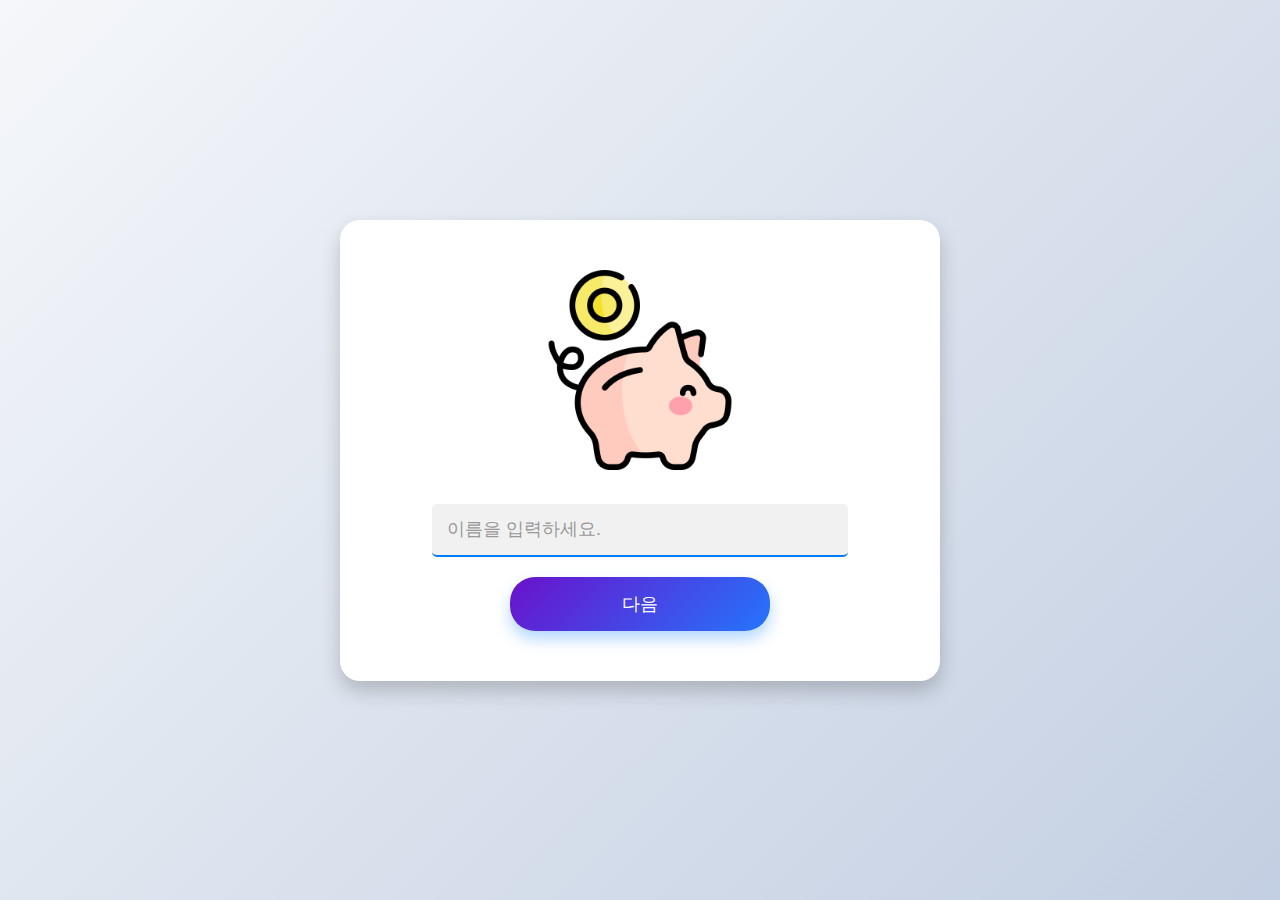
<file: html/index.html>
<!DOCTYPE html>
<html lang="ko">
  <head>
    <meta charset="UTF-8" />
    <meta name="viewport" content="width=device-width, initial-scale=1.0" />
    <title>UI 디자인</title>
    <link rel="stylesheet" href="../css/styles.css" />
  </head>
  <body>
    <div class="container">
      <div class="icon">
        <img src="../pig.png" alt="아이콘" />
      </div>
      <div class="input-container">
        <input type="text" placeholder="이름을 입력하세요." />
        <button id="next-button">다음</button>
      </div>
    </div>
    <script src="../js/index.js"></script>
  </body>
</html>
</file>
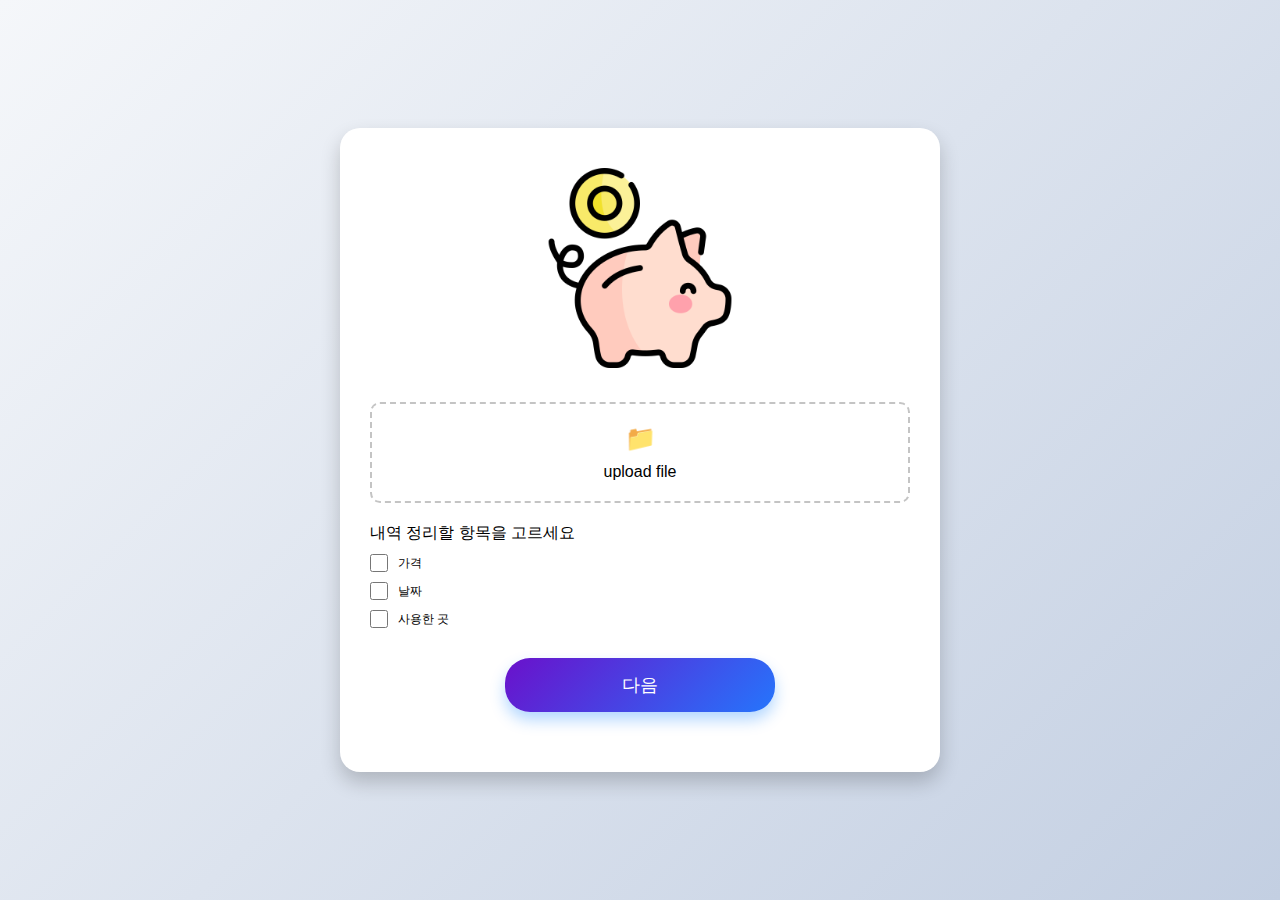
<file: html/page2.html>
<!DOCTYPE html>
<html lang="ko">
  <head>
    <meta charset="UTF-8" />
    <meta name="viewport" content="width=device-width, initial-scale=1.0" />
    <title>UI 디자인</title>
    <link rel="stylesheet" href="../css/page2.css" />
  </head>
  <body>
    <div class="container">
      <div class="icon">
        <img src="../pig.png" alt="아이콘" />
      </div>
      <div class="input-container">
        <input
          type="file"
          id="file-upload"
          class="file-input"
          multiple
          accept="image/*"
        />
        <label for="file-upload" class="file-input-label">
          <div class="upload-box">
            <span class="upload-icon">📁</span>
            <span>upload file</span>
          </div>
        </label>
        <div id="file-list" class="file-list"></div>
      </div>
      <div class="checkbox-container">
        <p>내역 정리할 항목을 고르세요</p>
        <div class="checkbox-group">
          <label class="custom-checkbox">
            <input type="checkbox" class="checkbox-input" />
            <span class="checkbox-label">가격</span>
          </label>
          <label class="custom-checkbox">
            <input type="checkbox" class="checkbox-input" />
            <span class="checkbox-label">날짜</span>
          </label>
          <label class="custom-checkbox">
            <input type="checkbox" class="checkbox-input" />
            <span class="checkbox-label">사용한 곳</span>
          </label>
        </div>
      </div>
      <div class="input-container">
        <button id="next-button">다음</button>
      </div>
    </div>
    <script src="../js/page2.js"></script>
  </body>
</html>
</file>
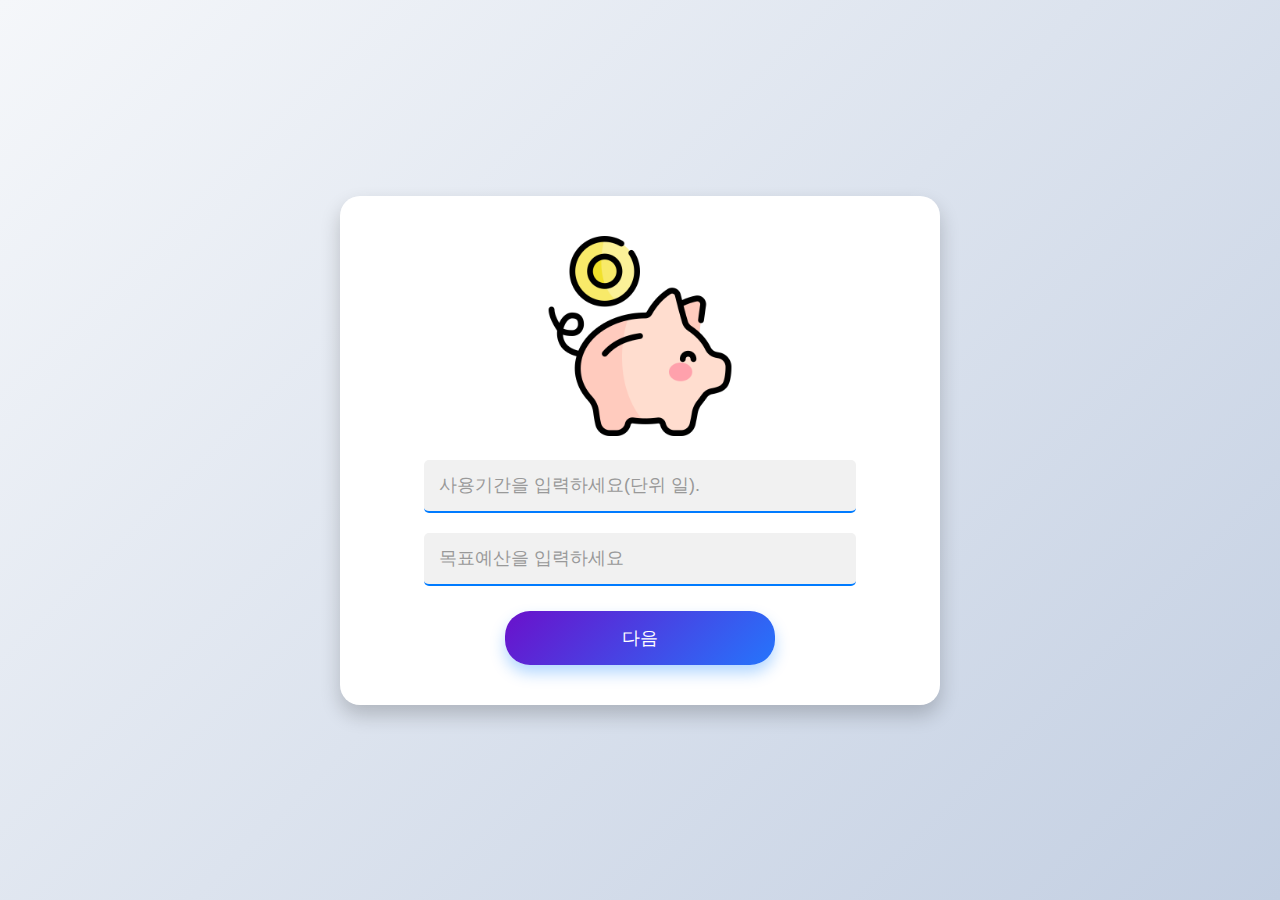
<file: html/page3.html>
<!DOCTYPE html>
<html lang="ko">
  <head>
    <meta charset="UTF-8" />
    <meta name="viewport" content="width=device-width, initial-scale=1.0" />
    <title>UI 디자인</title>
    <link rel="stylesheet" href="../css/page3.css" />
  </head>
  <body>
    <div class="container">
      <div class="icon">
        <img src="../pig.png" alt="아이콘" />
      </div>
      <div class="input-container">
        <input
          type="number"
          placeholder="사용기간을 입력하세요(단위 일)."
          class="input-field"
        />
        <input
          type="text"
          placeholder="목표예산을 입력하세요"
          class="input-field"
        />
      </div>
      <div class="input-container">
        <button id="next-button">다음</button>
      </div>
    </div>
    <script src="../js/page3.js"></script>
  </body>
</html>
</file>
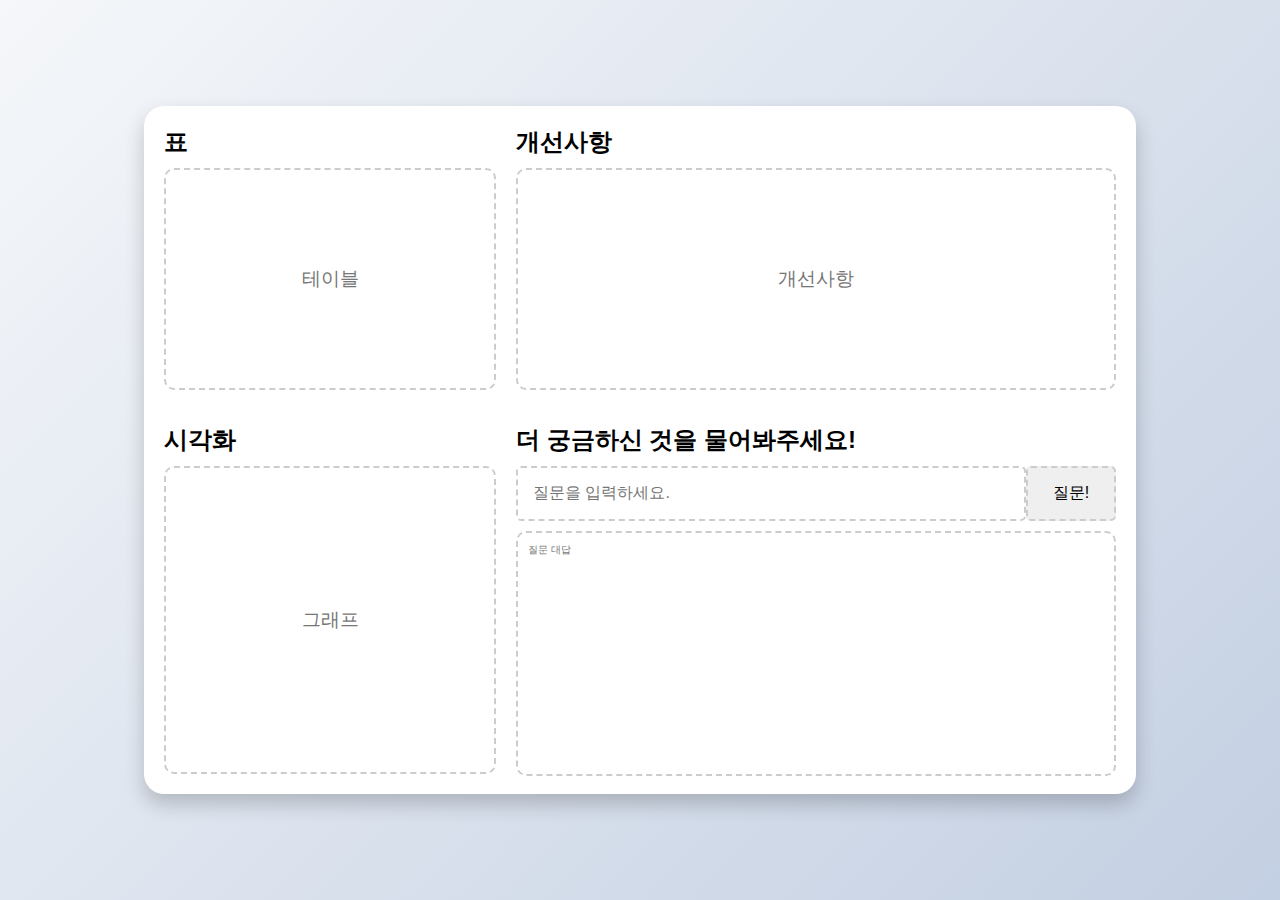
<file: html/page4.html>
<!DOCTYPE html>
<html lang="ko">
  <head>
    <meta charset="UTF-8" />
    <meta name="viewport" content="width=device-width, initial-scale=1.0" />
    <title>UI 디자인</title>
    <link rel="stylesheet" href="../css/page4.css" />
  </head>
  <body>
    <div class="container">
      <div class="table-section">
        <h2>표</h2>
        <div class="table-placeholder">테이블</div>
      </div>
      <div class="improvement-section">
        <h2>개선사항</h2>
        <div class="result-placeholder">개선사항</div>
      </div>
      <div class="visualization-section">
        <h2>시각화</h2>
        <div class="chart-placeholder">그래프</div>
      </div>
      <div class="question-section">
        <h2>더 궁금하신 것을 물어봐주세요!</h2>
        <form class="input-box">
          <input type="text" placeholder="질문을 입력하세요." />
          <button>질문!</button>
        </form>
        <div class="q-result-placeholder">질문 대답</div>
      </div>
    </div>
    <script src="../js/page4.js"></script>
  </body>
</html>
</file>
<file: css/styles.css>
* {
  margin: 0;
  padding: 0;
  box-sizing: border-box;
}

body {
  font-family: "Arial", sans-serif;
  background: linear-gradient(135deg, #f5f7fa, #c3cfe2);
  display: flex;
  justify-content: center;
  align-items: center;
  height: 100vh;
}

.container {
  text-align: center;
  background: #ffffff;
  padding: 50px 40px;
  border-radius: 20px;
  box-shadow: 0 10px 20px rgba(0, 0, 0, 0.2);
  width: 600px;
  transition: transform 0.3s ease;
}

.container:hover {
  transform: translateY(-10px);
}

.icon {
  margin-bottom: 30px;
}

.icon img {
  width: 200px;
  height: 200px;
}

.input-container {
  margin-top: 20px;
}

.input-container input {
  width: 80%;
  padding: 15px;
  border: none;
  border-bottom: 2px solid #007bff;
  border-radius: 5px;
  font-size: 18px;
  background: #f1f1f1;
  transition: border-color 0.3s ease, box-shadow 0.3s ease;
  margin-bottom: 20px;
}

.input-container input:focus {
  border-color: #0056b3;
  outline: none;
  box-shadow: 0 4px 10px rgba(0, 123, 255, 0.2);
}

.input-container input::placeholder {
  color: #999;
}

.input-container button {
  width: 50%;
  padding: 15px;
  border: none;
  border-radius: 25px;
  background: linear-gradient(135deg, #6a11cb, #2575fc);
  color: #fff;
  font-size: 18px;
  cursor: pointer;
  transition: background 0.3s ease, box-shadow 0.3s ease, transform 0.3s ease;
  box-shadow: 0 8px 15px rgba(0, 123, 255, 0.3);
}

.input-container button:hover {
  background: linear-gradient(135deg, #2575fc, #6a11cb);
  box-shadow: 0 12px 20px rgba(0, 123, 255, 0.4);
  transform: translateY(-2px);
}

.input-container button:active {
  transform: translateY(0);
  box-shadow: 0 4px 10px rgba(0, 123, 255, 0.2);
}
</file>
<file: css/page2.css>
* {
  margin: 0;
  padding: 0;
  box-sizing: border-box;
}

body {
  font-family: "Arial", sans-serif;
  background: linear-gradient(135deg, #f5f7fa, #c3cfe2);
  display: flex;
  justify-content: center;
  align-items: center;
  height: 100vh;
}

.container {
  text-align: center;
  background: #ffffff;
  padding: 40px 30px;
  border-radius: 20px;
  box-shadow: 0 10px 20px rgba(0, 0, 0, 0.2);
  width: 600px;
  transition: transform 0.3s ease;
}

.container:hover {
  transform: translateY(-10px);
}

.icon {
  margin-bottom: 30px;
}

.icon img {
  width: 200px;
  height: 200px;
}

.input-container {
  margin: 20px 0;
}

.file-input {
  display: none;
}

.file-input-label {
  display: inline-block;
  width: 100%;
}

.upload-box {
  border: 2px dashed #c4c4c4;
  padding: 20px;
  border-radius: 10px;
  text-align: center;
  cursor: pointer;
  transition: background-color 0.3s ease;
}

.upload-box:hover {
  background-color: #f0f0f0;
}

.upload-icon {
  display: block;
  font-size: 25px;
  margin-bottom: 10px;
}

.file-list {
  margin-top: 15px;
  text-align: left;
}

.file-item {
  height: 30px;
  display: flex;
  justify-content: space-between;
  align-items: center;
  background: #f1f1f1;
  padding: 10px;
  border-radius: 5px;
  margin-bottom: 5px;
  box-shadow: 0 2px 5px rgba(0, 0, 0, 0.1);
}

.file-item p {
  margin: 0;
  font-size: 10px;
  color: #333;
}

.checkbox-container {
  margin-top: 20px;
  text-align: left;
}

.checkbox-container p {
  font-size: 16px;
  margin-bottom: 10px;
}

.checkbox-group {
  display: flex;
  flex-direction: column;
  align-items: flex-start;
}

.custom-checkbox {
  display: flex;
  align-items: center;
  margin-bottom: 10px;
  cursor: pointer;
}

.checkbox-input {
  width: 18px;
  height: 18px;
  margin-right: 10px;
  cursor: pointer;
}

.checkbox-label {
  font-size: 12px;
}

.input-container #next-button {
  width: 50%;
  padding: 15px;
  border: none;
  border-radius: 25px;
  background: linear-gradient(135deg, #6a11cb, #2575fc);
  color: #fff;
  font-size: 18px;
  cursor: pointer;
  transition: background 0.3s ease, box-shadow 0.3s ease, transform 0.3s ease;
  box-shadow: 0 8px 15px rgba(0, 123, 255, 0.3);
}

.input-container #next-button:hover {
  background: linear-gradient(135deg, #2575fc, #6a11cb);
  box-shadow: 0 12px 20px rgba(0, 123, 255, 0.4);
  transform: translateY(-2px);
}

.input-container #next-button:active {
  transform: translateY(0);
  box-shadow: 0 4px 10px rgba(0, 123, 255, 0.2);
}

.remove-btn {
  border: none;
  color: white;
  padding: 5px 10px;
  border-radius: 5px;
  font-size: 12px;
  cursor: pointer;
  width: 10%;
}

.file-item {
  display: flex;
  justify-content: space-between;
}
</file>
<file: css/page3.css>
* {
  margin: 0;
  padding: 0;
  box-sizing: border-box;
}

body {
  font-family: "Arial", sans-serif;
  background: linear-gradient(135deg, #f5f7fa, #c3cfe2);
  display: flex;
  justify-content: center;
  align-items: center;
  height: 100vh;
}

.container {
  text-align: center;
  background: #ffffff;
  padding: 40px 30px;
  border-radius: 20px;
  box-shadow: 0 10px 20px rgba(0, 0, 0, 0.2);
  width: 600px;
  transition: transform 0.3s ease;
}

.container:hover {
  transform: translateY(-10px);
}

.icon {
  margin-bottom: 20px;
}

.icon img {
  width: 200px;
  height: 200px;
}

.input-container {
  margin-top: 5px;
}

.input-field {
  width: 80%;
  padding: 15px;
  border: none;
  border-bottom: 2px solid #007bff;
  border-radius: 5px;
  font-size: 18px;
  background: #f1f1f1;
  transition: border-color 0.3s ease, box-shadow 0.3s ease;
  margin-bottom: 20px;
}

.input-field:focus {
  border-color: #007bff;
  outline: none;
  box-shadow: 0 4px 10px rgba(0, 123, 255, 0.2);
}

.input-field::placeholder {
  color: #999;
}

.input-container button {
  width: 50%;
  padding: 15px;
  border: none;
  border-radius: 25px;
  background: linear-gradient(135deg, #6a11cb, #2575fc);
  color: #fff;
  font-size: 18px;
  cursor: pointer;
  transition: background 0.3s ease, box-shadow 0.3s ease, transform 0.3s ease;
  box-shadow: 0 8px 15px rgba(0, 123, 255, 0.3);
}

.input-container button:hover {
  background: linear-gradient(135deg, #2575fc, #6a11cb);
  box-shadow: 0 12px 20px rgba(0, 123, 255, 0.4);
  transform: translateY(-2px);
}

.input-container button:active {
  transform: translateY(0);
  box-shadow: 0 4px 10px rgba(0, 123, 255, 0.2);
}
</file>
<file: css/page4.css>
* {
  margin: 0;
  padding: 0;
  box-sizing: border-box;
}

body {
  font-family: "Arial", sans-serif;
  background: linear-gradient(135deg, #f5f7fa, #c3cfe2);
  display: flex;
  justify-content: center;
  align-items: center;
  height: 100vh;
  padding: 20px;
}

.container {
  background: #ffffff;
  padding: 20px;
  border-radius: 20px;
  box-shadow: 0 10px 20px rgba(0, 0, 0, 0.2);
  width: 80%;
  max-width: 1200px;
  height: 80%;
  display: grid;
  grid-template-areas:
    "table improvement"
    "visualization question";
  grid-gap: 20px;
}

.table-section {
  grid-area: table;
}

.improvement-section {
  grid-area: improvement;
  height: 100%;
}

.visualization-section {
  grid-area: visualization;
}

.question-section {
  grid-area: question;
}

h2 {
  margin-bottom: 10px;
  font-size: 1.5em;
}

textarea {
  width: 100%;
  height: 100px;
  padding: 10px;
  border: 1px solid #ddd;
  border-radius: 5px;
  resize: none;
}

.result-placeholder {
  border: 2px dashed #ccc;
  width: 100%;
  height: 80%;
  display: flex;
  align-items: center;
  justify-content: center;
  border-radius: 10px;
  color: #777;
  font-size: 1.2em;
}

.q-result-placeholder {
  padding: 10px;
  border: 2px dashed #ccc;
  width: 100%;
  height: 70%;
  border-radius: 10px;
  color: #777;
  font-size: 10px;
}

.table-placeholder {
  border: 2px dashed #ccc;
  width: 100%;
  height: 80%;
  display: flex;
  align-items: center;
  justify-content: center;
  border-radius: 10px;
  color: #777;
  font-size: 1.2em;
}

.chart-placeholder {
  width: 100%;
  height: 88%;
  border: 2px dashed #ccc;
  display: flex;
  align-items: center;
  justify-content: center;
  border-radius: 10px;
  color: #777;
  font-size: 1.2em;
}

input[type="text"] {
  width: 85%;
  padding: 15px;
  border: 2px dashed #ccc;
  border-radius: 5px;
  font-size: 16px;
  margin-bottom: 10px;
}

.input-box {
  display: flex;
}

.input-box button {
  width: 15%;
  padding: 15px;
  border: 2px dashed #ccc;
  border-radius: 5px;
  font-size: 16px;
  margin-bottom: 10px;
}
</file>
